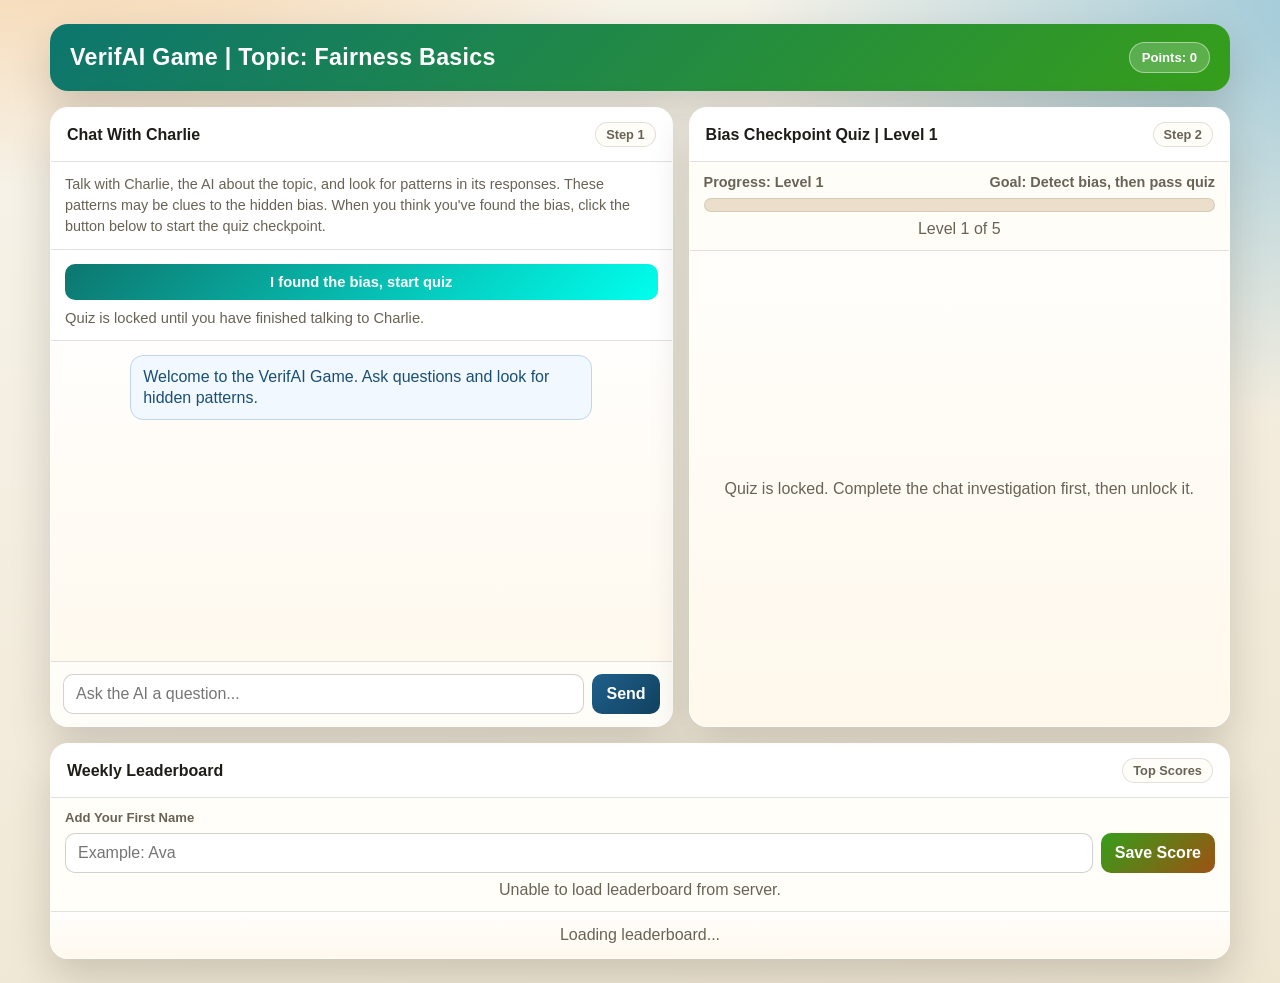
<file: docs/index.html>
<!DOCTYPE html>
<html lang="en">

<head>
    <meta charset="UTF-8">
    <meta name="viewport" content="width=device-width, initial-scale=1.0">
    <title>VerifAI Lab</title>
    <link rel="stylesheet" href="styles.css">
</head>

<body>
    <main class="layout">
        <header class="banner">
            <h1 id="topic-banner">VerifAI Game | Topic loading...</h1>
            <span class="pill" id="level-display">Points: 0</span>
        </header>

        <section class="board">
            <article class="card">
                <div class="card-head">
                    <h2>Chat With Charlie</h2>
                    <span class="step">Step 1</span>
                </div>

                <div class="chat-flow">
                    Talk with Charlie, the AI about the topic, and look for patterns in its responses. These patterns
                    may be clues to the hidden
                    bias. When you think you've found the bias,
                    click the button below to start the quiz checkpoint.
                </div>

                <div class="quiz-gate">
                    <button class="btn secondary" id="unlock-quiz-btn">I found the bias, start quiz</button>
                    <div id="gate-status">Quiz is locked until you have finished talking to Charlie.</div>
                </div>

                <div class="messages" id="chat-messages"></div>

                <div class="chat-input">
                    <input id="message-input" type="text" placeholder="Ask the AI a question..."
                        onkeypress="handleChatKeypress(event)">
                    <button class="btn" id="send-btn">Send</button>
                </div>
            </article>

            <article class="card">
                <div class="card-head">
                    <h2 id="quiz-header">Bias Checkpoint Quiz</h2>
                    <span class="step">Step 2</span>
                </div>

                <div class="quiz-status">
                    <div class="quiz-stats">
                        <span id="current-points-display">Progress: Level 1</span>
                        <span id="goal-display">Goal: Detect bias, then pass quiz</span>
                    </div>
                    <div class="progress-track">
                        <div id="progress-bar" class="progress-bar"></div>
                    </div>
                    <div id="progress-label" class="status">Loading level...</div>
                </div>

                <div class="quiz-content" id="quiz-content">
                    <p class="status">Loading quiz...</p>
                </div>
            </article>
        </section>

        <section class="leaderboard-card">
            <div class="card-head">
                <h2>Weekly Leaderboard</h2>
                <span class="step">Top Scores</span>
            </div>

            <div class="leaderboard-tools">
                <label for="leaderboard-name">Add Your First Name</label>
                <div class="row">
                    <input id="leaderboard-name" type="text" maxlength="20" placeholder="Example: Ava">
                    <button class="btn quiz" id="save-score-btn">Save Score</button>
                </div>
                <p id="leaderboard-status" class="status">Score is based on level progress.</p>
            </div>

            <div class="leaderboard-list-wrap">
                <ol id="leaderboard-list" class="leaderboard-list">
                    <li class="status">Loading leaderboard...</li>
                </ol>
            </div>
        </section>
    </main>

    <script src="app.js"></script>
</body>

</html>
</file>
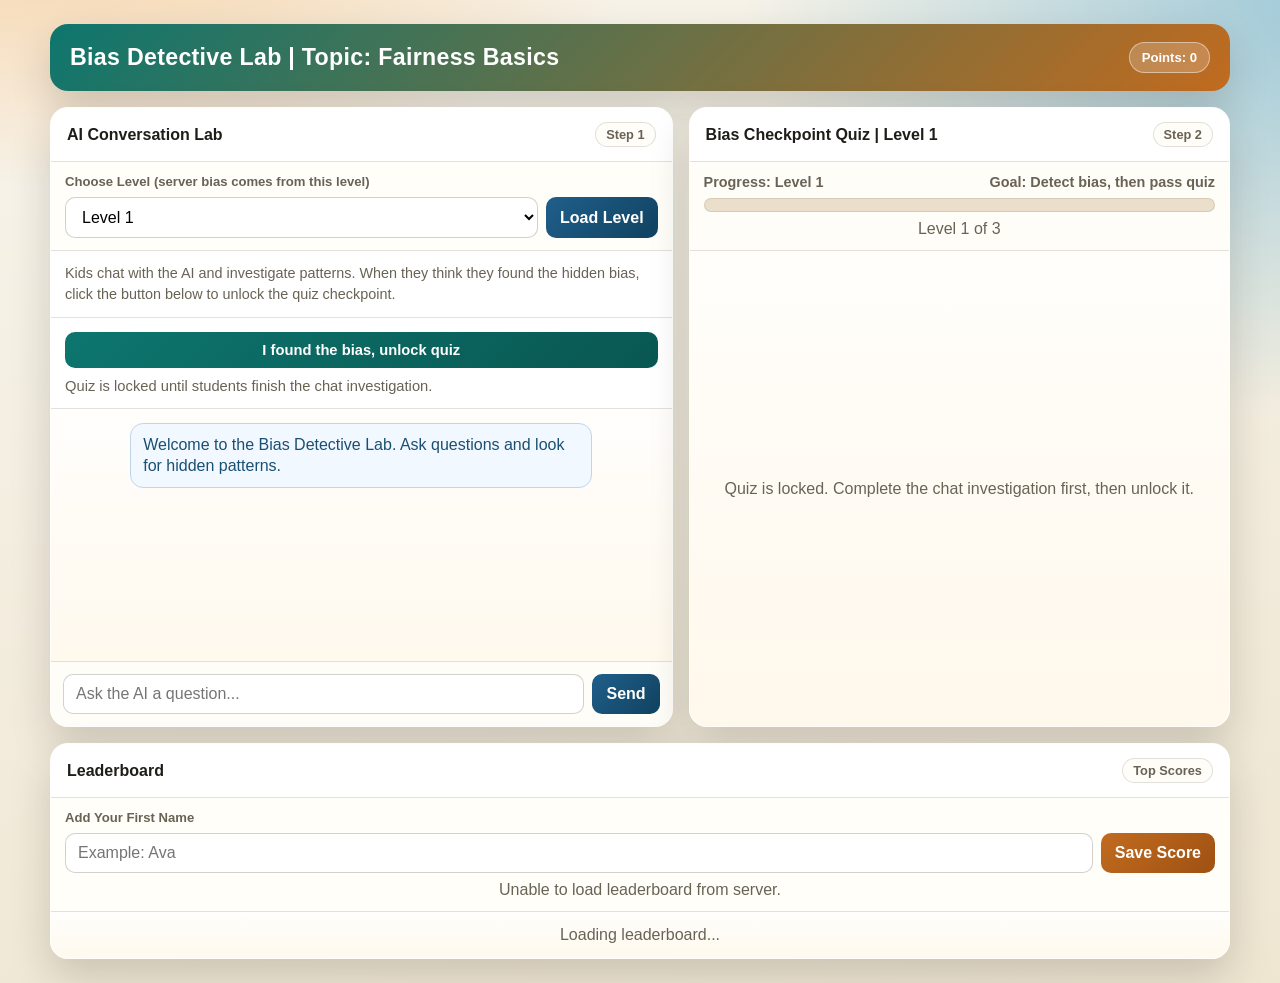
<file: web/index.html>
<!DOCTYPE html>
<html lang="en">

<head>
    <meta charset="UTF-8">
    <meta name="viewport" content="width=device-width, initial-scale=1.0">
    <title>Bias Detective Lab</title>
    <link rel="stylesheet" href="styles.css">
</head>

<body>
    <main class="layout">
        <header class="banner">
            <h1 id="topic-banner">Bias Detective Lab | Topic loading...</h1>
            <span class="pill" id="level-display">Points: 0</span>
        </header>

        <section class="board">
            <article class="card">
                <div class="card-head">
                    <h2>AI Conversation Lab</h2>
                    <span class="step">Step 1</span>
                </div>

                <div class="teacher-tools">
                    <label for="level-select">Choose Level (server bias comes from this level)</label>
                    <div class="row">
                        <select id="level-select">
                            <option value="1">Level 1</option>
                            <option value="2">Level 2</option>
                            <option value="3">Level 3</option>
                        </select>
                        <button class="btn" id="load-level-btn">Load Level</button>
                    </div>
                </div>

                <div class="chat-flow">
                    Kids chat with the AI and investigate patterns. When they think they found the hidden bias,
                    click the button below to unlock the quiz checkpoint.
                </div>

                <div class="quiz-gate">
                    <button class="btn secondary" id="unlock-quiz-btn">I found the bias, unlock quiz</button>
                    <div id="gate-status">Quiz is locked until students finish the chat investigation.</div>
                </div>

                <div class="messages" id="chat-messages"></div>

                <div class="chat-input">
                    <input id="message-input" type="text" placeholder="Ask the AI a question..."
                        onkeypress="handleChatKeypress(event)">
                    <button class="btn" id="send-btn">Send</button>
                </div>
            </article>

            <article class="card">
                <div class="card-head">
                    <h2 id="quiz-header">Bias Checkpoint Quiz</h2>
                    <span class="step">Step 2</span>
                </div>

                <div class="quiz-status">
                    <div class="quiz-stats">
                        <span id="current-points-display">Progress: Level 1</span>
                        <span id="goal-display">Goal: Detect bias, then pass quiz</span>
                    </div>
                    <div class="progress-track">
                        <div id="progress-bar" class="progress-bar"></div>
                    </div>
                    <div id="progress-label" class="status">Loading level...</div>
                </div>

                <div class="quiz-content" id="quiz-content">
                    <p class="status">Loading quiz...</p>
                </div>
            </article>
        </section>

        <section class="leaderboard-card">
            <div class="card-head">
                <h2>Leaderboard</h2>
                <span class="step">Top Scores</span>
            </div>

            <div class="leaderboard-tools">
                <label for="leaderboard-name">Add Your First Name</label>
                <div class="row">
                    <input id="leaderboard-name" type="text" maxlength="20" placeholder="Example: Ava">
                    <button class="btn quiz" id="save-score-btn">Save Score</button>
                </div>
                <p id="leaderboard-status" class="status">Score is based on level progress.</p>
            </div>

            <div class="leaderboard-list-wrap">
                <ol id="leaderboard-list" class="leaderboard-list">
                    <li class="status">Loading leaderboard...</li>
                </ol>
            </div>
        </section>
    </main>

    <script src="app.js"></script>
</body>

</html>
</file>
<file: docs/styles.css>
:root {
    --bg-1: #f7f4eb;
    --bg-2: #efe6d2;
    --card: rgba(255, 255, 255, 0.9);
    --card-solid: #ffffff;
    --text: #1f1d18;
    --muted: #696356;
    --line: rgba(31, 29, 24, 0.13);
    --teal: #0d766e;
    --teal-dark: #00ffee;
    --orange: #369e1a;
    --blue: #1f5f8b;
    --danger: #b42318;
    --radius-lg: 18px;
    --radius-sm: 10px;
    --shadow: 0 18px 40px rgba(31, 29, 24, 0.18);
}

* {
    box-sizing: border-box;
}

body {
    margin: 0;
    min-height: 100vh;
    font-family: "Segoe UI", Tahoma, Verdana, sans-serif;
    color: var(--text);
    padding: 24px;
    background:
        radial-gradient(1200px 700px at 5% -20%, #f6c58c 0%, transparent 55%),
        radial-gradient(1000px 700px at 105% 0%, #9cc8d8 0%, transparent 60%),
        linear-gradient(170deg, var(--bg-1), var(--bg-2));
}

.layout {
    width: min(1180px, 100%);
    margin: 0 auto;
    display: grid;
    gap: 16px;
}

.banner {
    background: linear-gradient(135deg, var(--teal), var(--orange));
    color: #fff;
    border-radius: var(--radius-lg);
    padding: 18px 20px;
    box-shadow: var(--shadow);
    display: flex;
    justify-content: space-between;
    align-items: center;
    gap: 12px;
}

.banner h1 {
    margin: 0;
    font-size: clamp(1.05rem, 2.5vw, 1.45rem);
    letter-spacing: 0.3px;
}

.pill {
    border: 1px solid rgba(255, 255, 255, 0.45);
    background: rgba(255, 255, 255, 0.2);
    padding: 7px 12px;
    border-radius: 999px;
    font-size: 0.82rem;
    font-weight: 700;
    white-space: nowrap;
}

.board {
    display: grid;
    grid-template-columns: 1.15fr 1fr;
    gap: 16px;
}

.card {
    background: var(--card);
    border: 1px solid rgba(255, 255, 255, 0.48);
    border-radius: var(--radius-lg);
    box-shadow: var(--shadow);
    backdrop-filter: blur(8px);
    display: flex;
    flex-direction: column;
    min-height: 620px;
    overflow: hidden;
}

.card-head {
    padding: 14px 16px;
    background: var(--card-solid);
    border-bottom: 1px solid var(--line);
    display: flex;
    justify-content: space-between;
    align-items: center;
}

.card-head h2 {
    margin: 0;
    font-size: 1rem;
}

.step {
    font-size: 0.8rem;
    font-weight: 700;
    color: var(--muted);
    border: 1px solid var(--line);
    border-radius: 999px;
    padding: 4px 10px;
    background: #fffdf8;
}

.teacher-tools {
    border-bottom: 1px solid var(--line);
    padding: 12px 14px;
    background: #fffef9;
    display: grid;
    gap: 8px;
}

.teacher-tools label {
    font-size: 0.82rem;
    color: var(--muted);
    font-weight: 700;
}

.row {
    display: grid;
    grid-template-columns: 1fr auto;
    gap: 8px;
}

input,
textarea,
select,
button {
    font: inherit;
}

input,
textarea,
select {
    border: 1px solid rgba(31, 29, 24, 0.2);
    border-radius: var(--radius-sm);
    padding: 10px 12px;
    outline: none;
    background: #fff;
}

input:focus,
textarea:focus,
select:focus {
    border-color: var(--teal);
    box-shadow: 0 0 0 3px rgba(13, 118, 110, 0.15);
}

.btn {
    border: none;
    border-radius: var(--radius-sm);
    padding: 10px 14px;
    font-weight: 700;
    color: #fff;
    cursor: pointer;
    background: linear-gradient(135deg, var(--blue), #114260);
    transition: filter 0.15s ease;
}

.btn:hover {
    filter: brightness(1.06);
}

.btn.secondary {
    background: linear-gradient(135deg, var(--teal), var(--teal-dark));
}

.btn.quiz {
    background: linear-gradient(135deg, var(--orange), #9f5113);
}

.chat-flow {
    padding: 12px 14px;
    border-bottom: 1px solid var(--line);
    color: var(--muted);
    font-size: 0.9rem;
    line-height: 1.45;
    background: #fff;
}

.messages {
    flex: 1;
    overflow-y: auto;
    min-height: 240px;
    max-height: 340px;
    padding: 14px;
    display: flex;
    flex-direction: column;
    gap: 10px;
    background: linear-gradient(180deg, #fffefc, #fff9ee);
}

.message {
    max-width: 78%;
    border-radius: 13px;
    padding: 10px 12px;
    line-height: 1.35;
    word-wrap: break-word;
}

.message.user {
    background: var(--teal);
    color: #fff;
    align-self: flex-end;
    border-bottom-right-radius: 2px;
}

.message.bot {
    background: #fff;
    border: 1px solid var(--line);
    color: #2d2a23;
    align-self: flex-start;
    border-bottom-left-radius: 2px;
}

.message.system {
    background: #f1f8ff;
    border: 1px solid #bfd6ea;
    color: #1b4f72;
    align-self: center;
}

.chat-input {
    padding: 12px;
    border-top: 1px solid var(--line);
    background: #fffdf7;
    display: grid;
    grid-template-columns: 1fr auto;
    gap: 8px;
}

.quiz-status {
    padding: 12px 14px;
    border-bottom: 1px solid var(--line);
    display: grid;
    gap: 8px;
    background: #fffdf8;
}

.quiz-stats {
    display: flex;
    justify-content: space-between;
    font-size: 0.9rem;
    color: var(--muted);
    font-weight: 700;
}

.progress-track {
    height: 14px;
    border-radius: 999px;
    background: #ebdfcb;
    overflow: hidden;
    border: 1px solid rgba(31, 29, 24, 0.1);
}

.progress-bar {
    height: 100%;
    width: 0;
    background: linear-gradient(90deg, var(--orange), var(--teal));
    transition: width 0.35s ease;
}

.quiz-gate {
    padding: 14px;
    border-bottom: 1px solid var(--line);
    background: #fff;
    display: grid;
    gap: 10px;
    color: var(--muted);
    font-size: 0.92rem;
}

.quiz-content {
    flex: 1;
    padding: 16px;
    display: grid;
    align-content: center;
    gap: 14px;
    background: linear-gradient(180deg, #fffefb, #fff8ec);
}

.question {
    margin: 0;
    text-align: center;
    line-height: 1.4;
    font-size: 1.12rem;
    font-weight: 700;
}

.options {
    display: grid;
    gap: 10px;
    grid-template-columns: 1fr 1fr;
}

.option-btn {
    border: 1px solid rgba(193, 107, 31, 0.4);
    background: #fff;
    color: #5d370f;
    border-radius: var(--radius-sm);
    padding: 11px;
    font-weight: 700;
    cursor: pointer;
    transition: background-color 0.12s ease, transform 0.12s ease;
}

.option-btn:hover:not(:disabled) {
    background: #fff2df;
    transform: translateY(-1px);
}

.option-btn:disabled,
.btn:disabled {
    cursor: not-allowed;
    opacity: 0.55;
}

.status {
    margin: 0;
    color: var(--muted);
    text-align: center;
}

.error {
    color: var(--danger);
    font-weight: 700;
}

.leaderboard-card {
    background: var(--card);
    border: 1px solid rgba(255, 255, 255, 0.48);
    border-radius: var(--radius-lg);
    box-shadow: var(--shadow);
    backdrop-filter: blur(8px);
    overflow: hidden;
}

.leaderboard-tools {
    border-bottom: 1px solid var(--line);
    padding: 12px 14px;
    background: #fffef9;
    display: grid;
    gap: 8px;
}

.leaderboard-tools label {
    font-size: 0.82rem;
    color: var(--muted);
    font-weight: 700;
}

.leaderboard-list-wrap {
    padding: 14px;
    background: linear-gradient(180deg, #fffefc, #fff9ee);
}

.leaderboard-list {
    margin: 0;
    padding: 0;
    list-style: none;
    display: grid;
    gap: 8px;
}

.leaderboard-item {
    display: flex;
    justify-content: space-between;
    align-items: center;
    border: 1px solid var(--line);
    border-radius: var(--radius-sm);
    padding: 9px 11px;
    background: #fff;
}

.leader-name {
    font-weight: 700;
    color: #2d2a23;
}

.leader-score {
    font-weight: 700;
    color: var(--blue);
}

@media (max-width: 1000px) {
    body {
        padding: 14px;
    }

    .banner {
        flex-direction: column;
        align-items: flex-start;
    }

    .board {
        grid-template-columns: 1fr;
    }

    .card {
        min-height: 560px;
    }

    .options {
        grid-template-columns: 1fr;
    }
}
</file>
<file: web/styles.css>
:root {
    --bg-1: #f7f4eb;
    --bg-2: #efe6d2;
    --card: rgba(255, 255, 255, 0.9);
    --card-solid: #ffffff;
    --text: #1f1d18;
    --muted: #696356;
    --line: rgba(31, 29, 24, 0.13);
    --teal: #0d766e;
    --teal-dark: #095752;
    --orange: #c16b1f;
    --blue: #1f5f8b;
    --danger: #b42318;
    --radius-lg: 18px;
    --radius-sm: 10px;
    --shadow: 0 18px 40px rgba(31, 29, 24, 0.18);
}

* {
    box-sizing: border-box;
}

body {
    margin: 0;
    min-height: 100vh;
    font-family: "Segoe UI", Tahoma, Verdana, sans-serif;
    color: var(--text);
    padding: 24px;
    background:
        radial-gradient(1200px 700px at 5% -20%, #f6c58c 0%, transparent 55%),
        radial-gradient(1000px 700px at 105% 0%, #9cc8d8 0%, transparent 60%),
        linear-gradient(170deg, var(--bg-1), var(--bg-2));
}

.layout {
    width: min(1180px, 100%);
    margin: 0 auto;
    display: grid;
    gap: 16px;
}

.banner {
    background: linear-gradient(135deg, var(--teal), var(--orange));
    color: #fff;
    border-radius: var(--radius-lg);
    padding: 18px 20px;
    box-shadow: var(--shadow);
    display: flex;
    justify-content: space-between;
    align-items: center;
    gap: 12px;
}

.banner h1 {
    margin: 0;
    font-size: clamp(1.05rem, 2.5vw, 1.45rem);
    letter-spacing: 0.3px;
}

.pill {
    border: 1px solid rgba(255, 255, 255, 0.45);
    background: rgba(255, 255, 255, 0.2);
    padding: 7px 12px;
    border-radius: 999px;
    font-size: 0.82rem;
    font-weight: 700;
    white-space: nowrap;
}

.board {
    display: grid;
    grid-template-columns: 1.15fr 1fr;
    gap: 16px;
}

.card {
    background: var(--card);
    border: 1px solid rgba(255, 255, 255, 0.48);
    border-radius: var(--radius-lg);
    box-shadow: var(--shadow);
    backdrop-filter: blur(8px);
    display: flex;
    flex-direction: column;
    min-height: 620px;
    overflow: hidden;
}

.card-head {
    padding: 14px 16px;
    background: var(--card-solid);
    border-bottom: 1px solid var(--line);
    display: flex;
    justify-content: space-between;
    align-items: center;
}

.card-head h2 {
    margin: 0;
    font-size: 1rem;
}

.step {
    font-size: 0.8rem;
    font-weight: 700;
    color: var(--muted);
    border: 1px solid var(--line);
    border-radius: 999px;
    padding: 4px 10px;
    background: #fffdf8;
}

.teacher-tools {
    border-bottom: 1px solid var(--line);
    padding: 12px 14px;
    background: #fffef9;
    display: grid;
    gap: 8px;
}

.teacher-tools label {
    font-size: 0.82rem;
    color: var(--muted);
    font-weight: 700;
}

.row {
    display: grid;
    grid-template-columns: 1fr auto;
    gap: 8px;
}

input,
textarea,
select,
button {
    font: inherit;
}

input,
textarea,
select {
    border: 1px solid rgba(31, 29, 24, 0.2);
    border-radius: var(--radius-sm);
    padding: 10px 12px;
    outline: none;
    background: #fff;
}

input:focus,
textarea:focus,
select:focus {
    border-color: var(--teal);
    box-shadow: 0 0 0 3px rgba(13, 118, 110, 0.15);
}

.btn {
    border: none;
    border-radius: var(--radius-sm);
    padding: 10px 14px;
    font-weight: 700;
    color: #fff;
    cursor: pointer;
    background: linear-gradient(135deg, var(--blue), #114260);
    transition: filter 0.15s ease;
}

.btn:hover {
    filter: brightness(1.06);
}

.btn.secondary {
    background: linear-gradient(135deg, var(--teal), var(--teal-dark));
}

.btn.quiz {
    background: linear-gradient(135deg, var(--orange), #9f5113);
}

.chat-flow {
    padding: 12px 14px;
    border-bottom: 1px solid var(--line);
    color: var(--muted);
    font-size: 0.9rem;
    line-height: 1.45;
    background: #fff;
}

.messages {
    flex: 1;
    overflow-y: auto;
    min-height: 240px;
    max-height: 340px;
    padding: 14px;
    display: flex;
    flex-direction: column;
    gap: 10px;
    background: linear-gradient(180deg, #fffefc, #fff9ee);
}

.message {
    max-width: 78%;
    border-radius: 13px;
    padding: 10px 12px;
    line-height: 1.35;
    word-wrap: break-word;
}

.message.user {
    background: var(--teal);
    color: #fff;
    align-self: flex-end;
    border-bottom-right-radius: 2px;
}

.message.bot {
    background: #fff;
    border: 1px solid var(--line);
    color: #2d2a23;
    align-self: flex-start;
    border-bottom-left-radius: 2px;
}

.message.system {
    background: #f1f8ff;
    border: 1px solid #bfd6ea;
    color: #1b4f72;
    align-self: center;
}

.chat-input {
    padding: 12px;
    border-top: 1px solid var(--line);
    background: #fffdf7;
    display: grid;
    grid-template-columns: 1fr auto;
    gap: 8px;
}

.quiz-status {
    padding: 12px 14px;
    border-bottom: 1px solid var(--line);
    display: grid;
    gap: 8px;
    background: #fffdf8;
}

.quiz-stats {
    display: flex;
    justify-content: space-between;
    font-size: 0.9rem;
    color: var(--muted);
    font-weight: 700;
}

.progress-track {
    height: 14px;
    border-radius: 999px;
    background: #ebdfcb;
    overflow: hidden;
    border: 1px solid rgba(31, 29, 24, 0.1);
}

.progress-bar {
    height: 100%;
    width: 0;
    background: linear-gradient(90deg, var(--orange), var(--teal));
    transition: width 0.35s ease;
}

.quiz-gate {
    padding: 14px;
    border-bottom: 1px solid var(--line);
    background: #fff;
    display: grid;
    gap: 10px;
    color: var(--muted);
    font-size: 0.92rem;
}

.quiz-content {
    flex: 1;
    padding: 16px;
    display: grid;
    align-content: center;
    gap: 14px;
    background: linear-gradient(180deg, #fffefb, #fff8ec);
}

.question {
    margin: 0;
    text-align: center;
    line-height: 1.4;
    font-size: 1.12rem;
    font-weight: 700;
}

.options {
    display: grid;
    gap: 10px;
    grid-template-columns: 1fr 1fr;
}

.option-btn {
    border: 1px solid rgba(193, 107, 31, 0.4);
    background: #fff;
    color: #5d370f;
    border-radius: var(--radius-sm);
    padding: 11px;
    font-weight: 700;
    cursor: pointer;
    transition: background-color 0.12s ease, transform 0.12s ease;
}

.option-btn:hover:not(:disabled) {
    background: #fff2df;
    transform: translateY(-1px);
}

.option-btn:disabled,
.btn:disabled {
    cursor: not-allowed;
    opacity: 0.55;
}

.status {
    margin: 0;
    color: var(--muted);
    text-align: center;
}

.error {
    color: var(--danger);
    font-weight: 700;
}

.leaderboard-card {
    background: var(--card);
    border: 1px solid rgba(255, 255, 255, 0.48);
    border-radius: var(--radius-lg);
    box-shadow: var(--shadow);
    backdrop-filter: blur(8px);
    overflow: hidden;
}

.leaderboard-tools {
    border-bottom: 1px solid var(--line);
    padding: 12px 14px;
    background: #fffef9;
    display: grid;
    gap: 8px;
}

.leaderboard-tools label {
    font-size: 0.82rem;
    color: var(--muted);
    font-weight: 700;
}

.leaderboard-list-wrap {
    padding: 14px;
    background: linear-gradient(180deg, #fffefc, #fff9ee);
}

.leaderboard-list {
    margin: 0;
    padding: 0;
    list-style: none;
    display: grid;
    gap: 8px;
}

.leaderboard-item {
    display: flex;
    justify-content: space-between;
    align-items: center;
    border: 1px solid var(--line);
    border-radius: var(--radius-sm);
    padding: 9px 11px;
    background: #fff;
}

.leader-name {
    font-weight: 700;
    color: #2d2a23;
}

.leader-score {
    font-weight: 700;
    color: var(--teal-dark);
}

@media (max-width: 1000px) {
    body {
        padding: 14px;
    }

    .banner {
        flex-direction: column;
        align-items: flex-start;
    }

    .board {
        grid-template-columns: 1fr;
    }

    .card {
        min-height: 560px;
    }

    .options {
        grid-template-columns: 1fr;
    }
}
</file>
